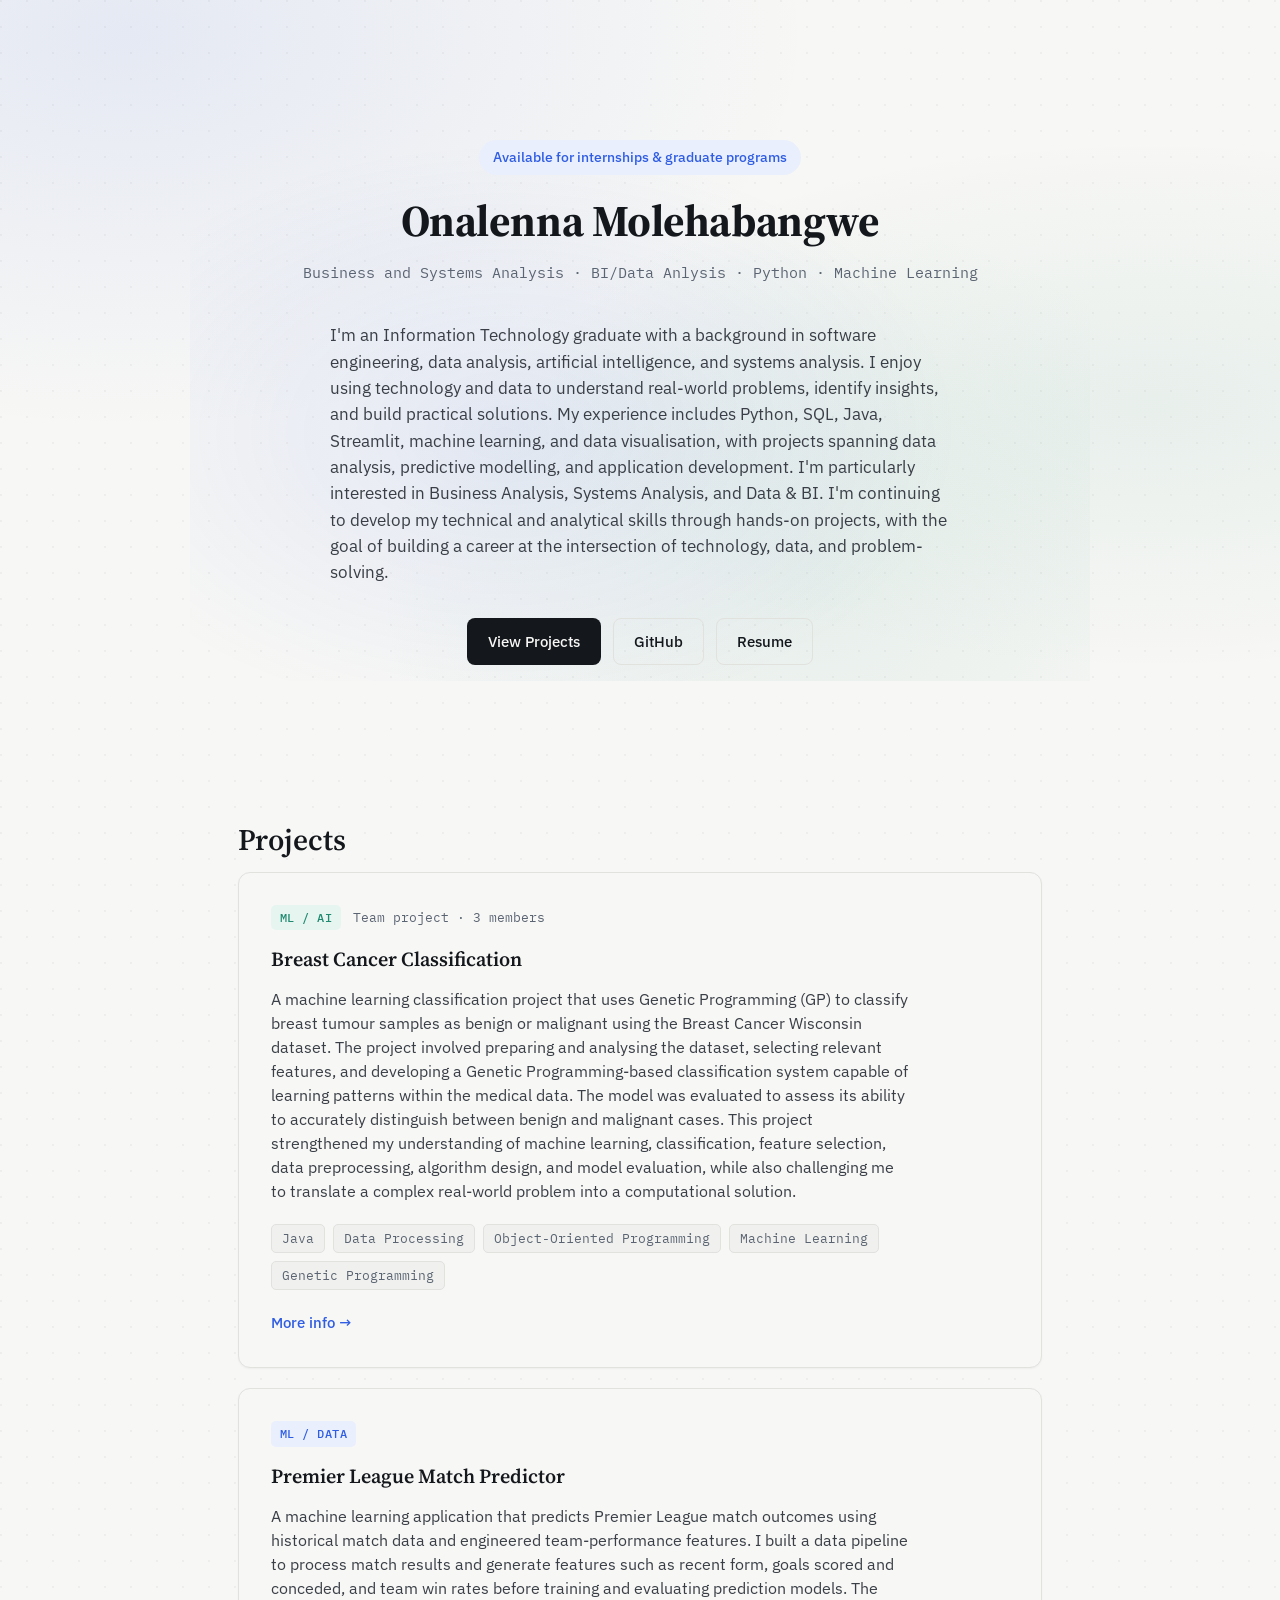
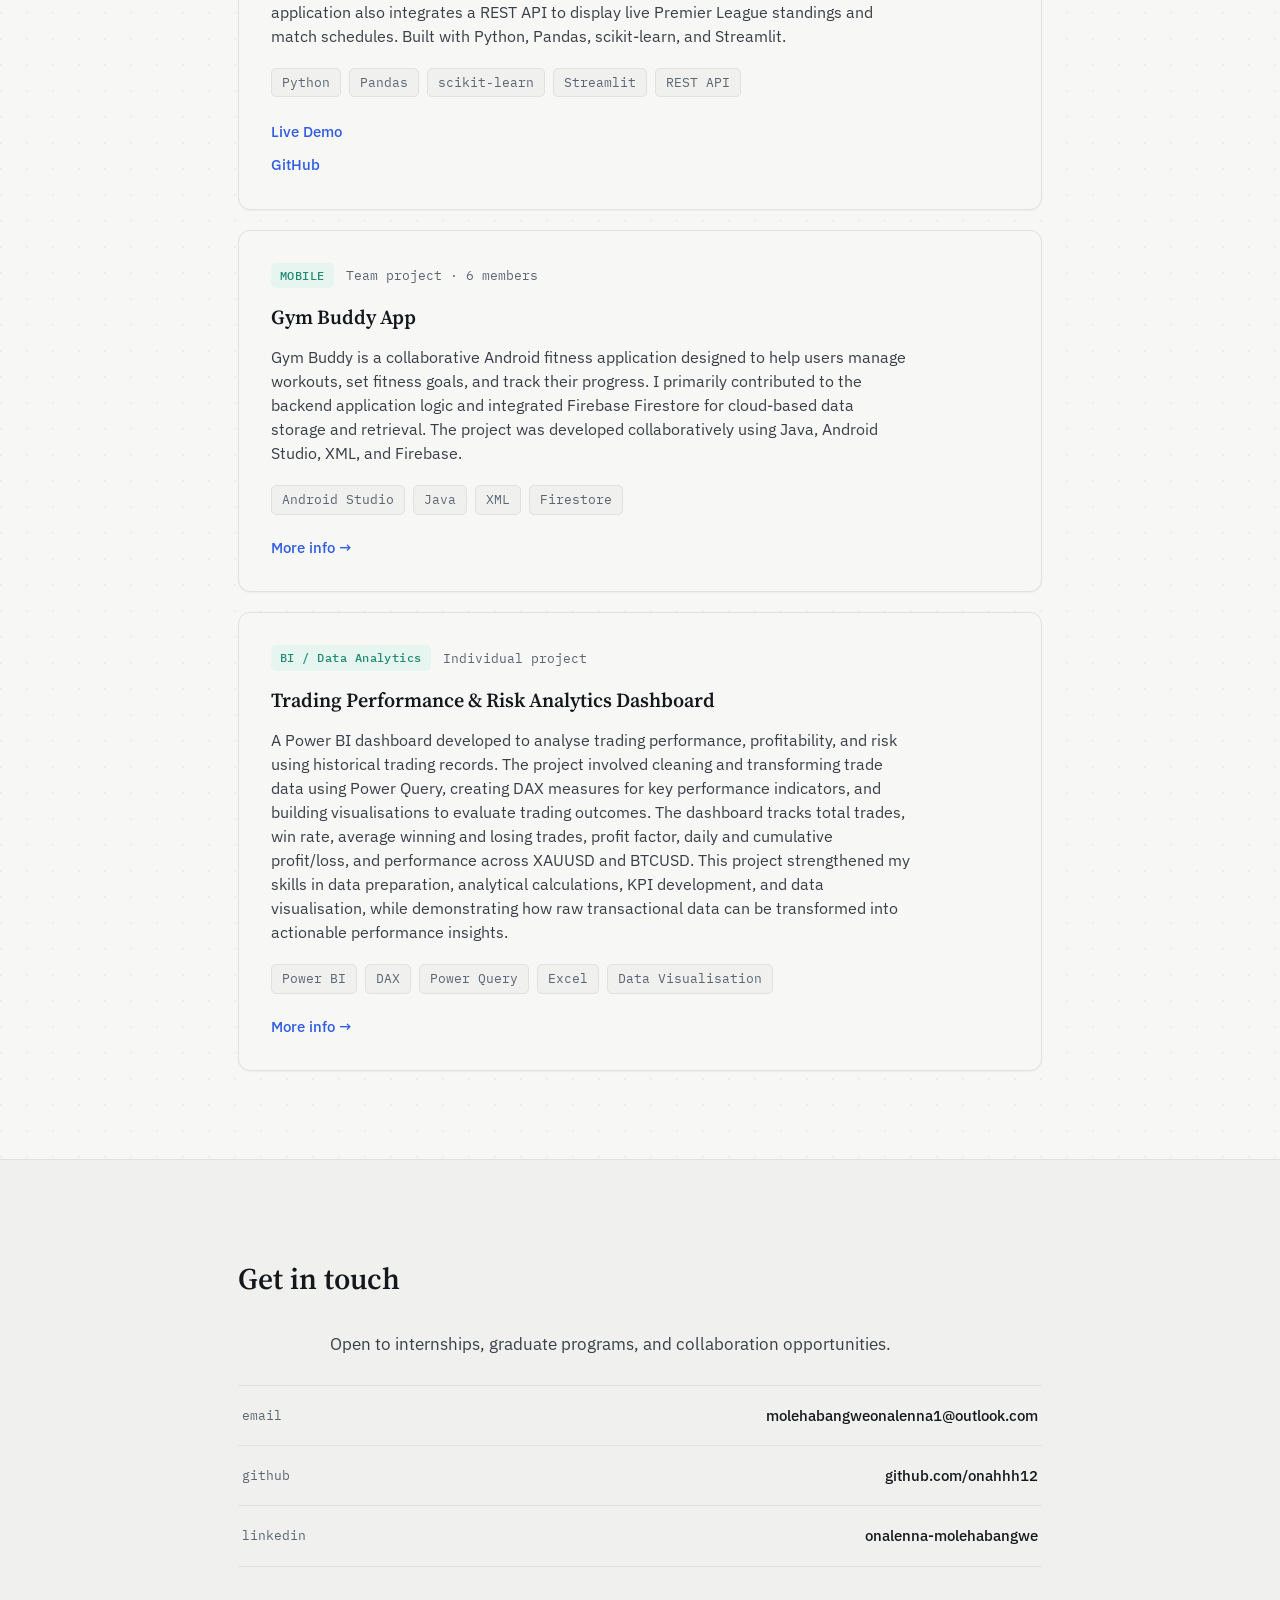
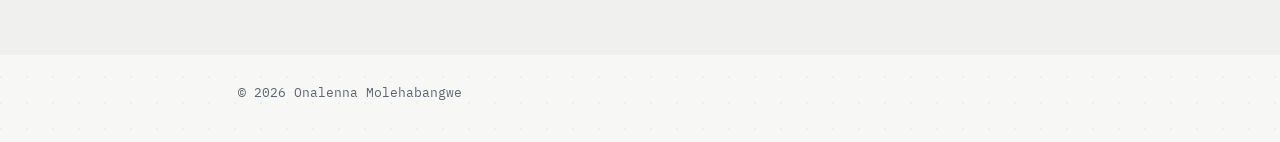
<file: index.html>
<!DOCTYPE html>
<html lang="en">
<head>
<meta charset="UTF-8">
<meta name="viewport" content="width=device-width, initial-scale=1.0">
<title>Onalenna Molehabangwe — Python Developer</title>
<link rel="preconnect" href="https://fonts.googleapis.com">
<link rel="preconnect" href="https://fonts.gstatic.com" crossorigin>
<link href="https://fonts.googleapis.com/css2?family=Source+Serif+4:opsz,wght@8..60,500;8..60,600;8..60,700&family=IBM+Plex+Sans:wght@400;500;600&family=IBM+Plex+Mono:wght@400;500&display=swap" rel="stylesheet">
<link rel="stylesheet" href="styles.css">
</head>
<body>

<header class="hero">
  <div class="wrap">
    <p class="badge-pill">Available for internships &amp; graduate programs</p>
    <div class="hero-row">
      <div>
        <h1>Onalenna Molehabangwe</h1>
        <p class="role">Business and Systems Analysis · BI/Data Anlysis · Python · Machine Learning</p>
      </div>
    </div>

    <p class="lede">
      I'm an Information Technology graduate with a background in software engineering, data analysis, artificial intelligence, and systems analysis. 
      I enjoy using technology and data to understand real-world problems, identify insights, and build practical solutions.
      My experience includes Python, SQL, Java, Streamlit, machine learning, and data visualisation, with projects spanning data analysis, 
      predictive modelling, and application development. I'm particularly interested in Business Analysis, Systems Analysis, and Data & BI.
      I'm continuing to develop my technical and analytical skills through hands-on projects, with the goal of building a career at the intersection of technology, data, and problem-solving.

    </p>

    <div class="cta-row">
      <a class="btn btn-primary" href="#projects">View Projects</a>
      <a class="btn btn-secondary" href="https://github.com/onahhh12" target="_blank" rel="noopener">GitHub</a>
      <a class="btn btn-secondary" href="Software-Engineering-Graduate.CV (4).pdf" target="_blank" rel="noopener">Resume</a>
    </div>
  </div>
</header>

<main>
  <section id="projects" class="section">
    <div class="wrap">
      <h2>Projects</h2>

      <div class="cards">

        <article class="card">
          <div class="card-top">
            <span class="tag-domain tag-mobile">ML / AI</span>
            <span class="team-note">Team project · 3 members</span>
          </div>
          <h3>Breast Cancer Classification</h3>
          <p>
            A machine learning classification project that uses Genetic Programming (GP) to classify breast tumour samples as benign or malignant using the Breast Cancer Wisconsin dataset.
            The project involved preparing and analysing the dataset, selecting relevant features, and developing a Genetic Programming-based classification system
            capable of learning patterns within the medical data. 
            The model was evaluated to assess its ability to accurately distinguish between benign and malignant cases.
            This project strengthened my understanding of machine learning, classification, feature selection, data preprocessing, 
            algorithm design, and model evaluation, while also challenging me to translate a complex real-world problem into a computational solution.
          </p>
          <ul class="stack">
            <li>Java</li>
            <li>Data Processing</li>
            <li>Object-Oriented Programming</li>
            <li>Machine Learning</li>
            <li>Genetic Programming</li>
          </ul>
          <div class="card-actions">
            <a class="link" href="#" target="_blank" rel="noopener">More info →</a>
          </div>
        </article>

        <article class="card">
          <div class="card-top">
            <span class="tag-domain tag-ml">ML / DATA</span>
          </div>
          <h3>Premier League Match Predictor</h3>
          <p>
            A machine learning application that predicts Premier League match outcomes using historical match data and engineered team-performance features.
            I built a data pipeline to process match results and generate features such as recent form, goals scored and conceded,
            and team win rates before training and evaluating prediction models.
            The application also integrates a REST API to display live Premier League standings and match schedules.
            Built with Python, Pandas, scikit-learn, and Streamlit.
          </p>
          <ul class="stack">
            <li>Python</li>
            <li>Pandas</li>
            <li>scikit-learn</li>
            <li>Streamlit</li>
            <li>REST API</li>
          </ul>
          <div class="project-links">
            <div>
              <a class="link" href="https://premierleagueproject.streamlit.app/" target="_blank" rel="noopener">Live Demo</a>
            </div>
            <div>
              <a class="link" href="https://github.com/onahhh12/premier-league" target="_blank" rel="noopener">GitHub</a>
            </div>
          </div>
        </article>

        <article class="card">
          <div class="card-top">
            <span class="tag-domain tag-mobile">MOBILE</span>
            <span class="team-note">Team project · 6 members</span>
          </div>
          <h3>Gym Buddy App</h3>
          <p>
            Gym Buddy is a collaborative Android fitness application designed to help users manage workouts,
            set fitness goals, and track their progress.
            I primarily contributed to the backend application logic and integrated Firebase Firestore for cloud-based data storage and retrieval.
            The project was developed collaboratively using Java, Android Studio, XML, and Firebase.
          </p>
          <ul class="stack">
            <li>Android Studio</li>
            <li>Java</li>
            <li>XML</li>
            <li>Firestore</li>
          </ul>
          <div class="card-actions">
            <a class="link" href="gymbuddy.html" target="_blank" rel="noopener">More info →</a>
          </div>
        </article>

        <article class="card">
          <div class="card-top">
            <span class="tag-domain tag-mobile">BI / Data Analytics</span>
            <span class="team-note">Individual project</span>
          </div>
          
          <h3>Trading Performance &amp; Risk Analytics Dashboard</h3>
          
          <p>
            A Power BI dashboard developed to analyse trading performance, profitability, and risk using historical trading records.
            The project involved cleaning and transforming trade data using Power Query, creating DAX measures for key performance indicators,
            and building visualisations to evaluate trading outcomes. The dashboard tracks total trades, win rate, average winning and
            losing trades, profit factor, daily and cumulative profit/loss, and performance across XAUUSD and BTCUSD.
            This project strengthened my skills in data preparation, analytical calculations, KPI development, and data visualisation,
            while demonstrating how raw transactional data can be transformed into actionable performance insights.
          </p>
          
          <ul class="stack">
            <li>Power BI</li>
            <li>DAX</li>
            <li>Power Query</li>
            <li>Excel</li>
            <li>Data Visualisation</li>
          </ul>
          
          <div class="card-actions">
            <a class="link" href="trading-dashboard.html">
              More info →
            </a>
          </div>
        </article>


      </div>
    </div>
  </section>

  <section id="contact" class="section section-alt">
    <div class="wrap">
      <h2>Get in touch</h2>
      <p class="lede">
        Open to internships, graduate programs, and collaboration opportunities.
      </p>

      <div class="contact-list">
        <a class="contact-row" href="mailto:molehabangweonalenna1@outlook.com">
          <span class="contact-label">email</span>
          <span class="contact-value">molehabangweonalenna1@outlook.com</span>
        </a>
        <a class="contact-row" href="https://github.com/onahhh12" target="_blank" rel="noopener">
          <span class="contact-label">github</span>
          <span class="contact-value">github.com/onahhh12</span>
        </a>
        <a class="contact-row" href="https://www.linkedin.com/in/onalenna-molehabangwe-65409827b/" target="_blank" rel="noopener">
          <span class="contact-label">linkedin</span>
          <span class="contact-value">onalenna-molehabangwe</span>
        </a>
      </div>
    </div>
  </section>
</main>

<footer class="footer">
  <div class="wrap">
    <p>© 2026 Onalenna Molehabangwe</p>
  </div>
</footer>

</body>
</html>
</file>
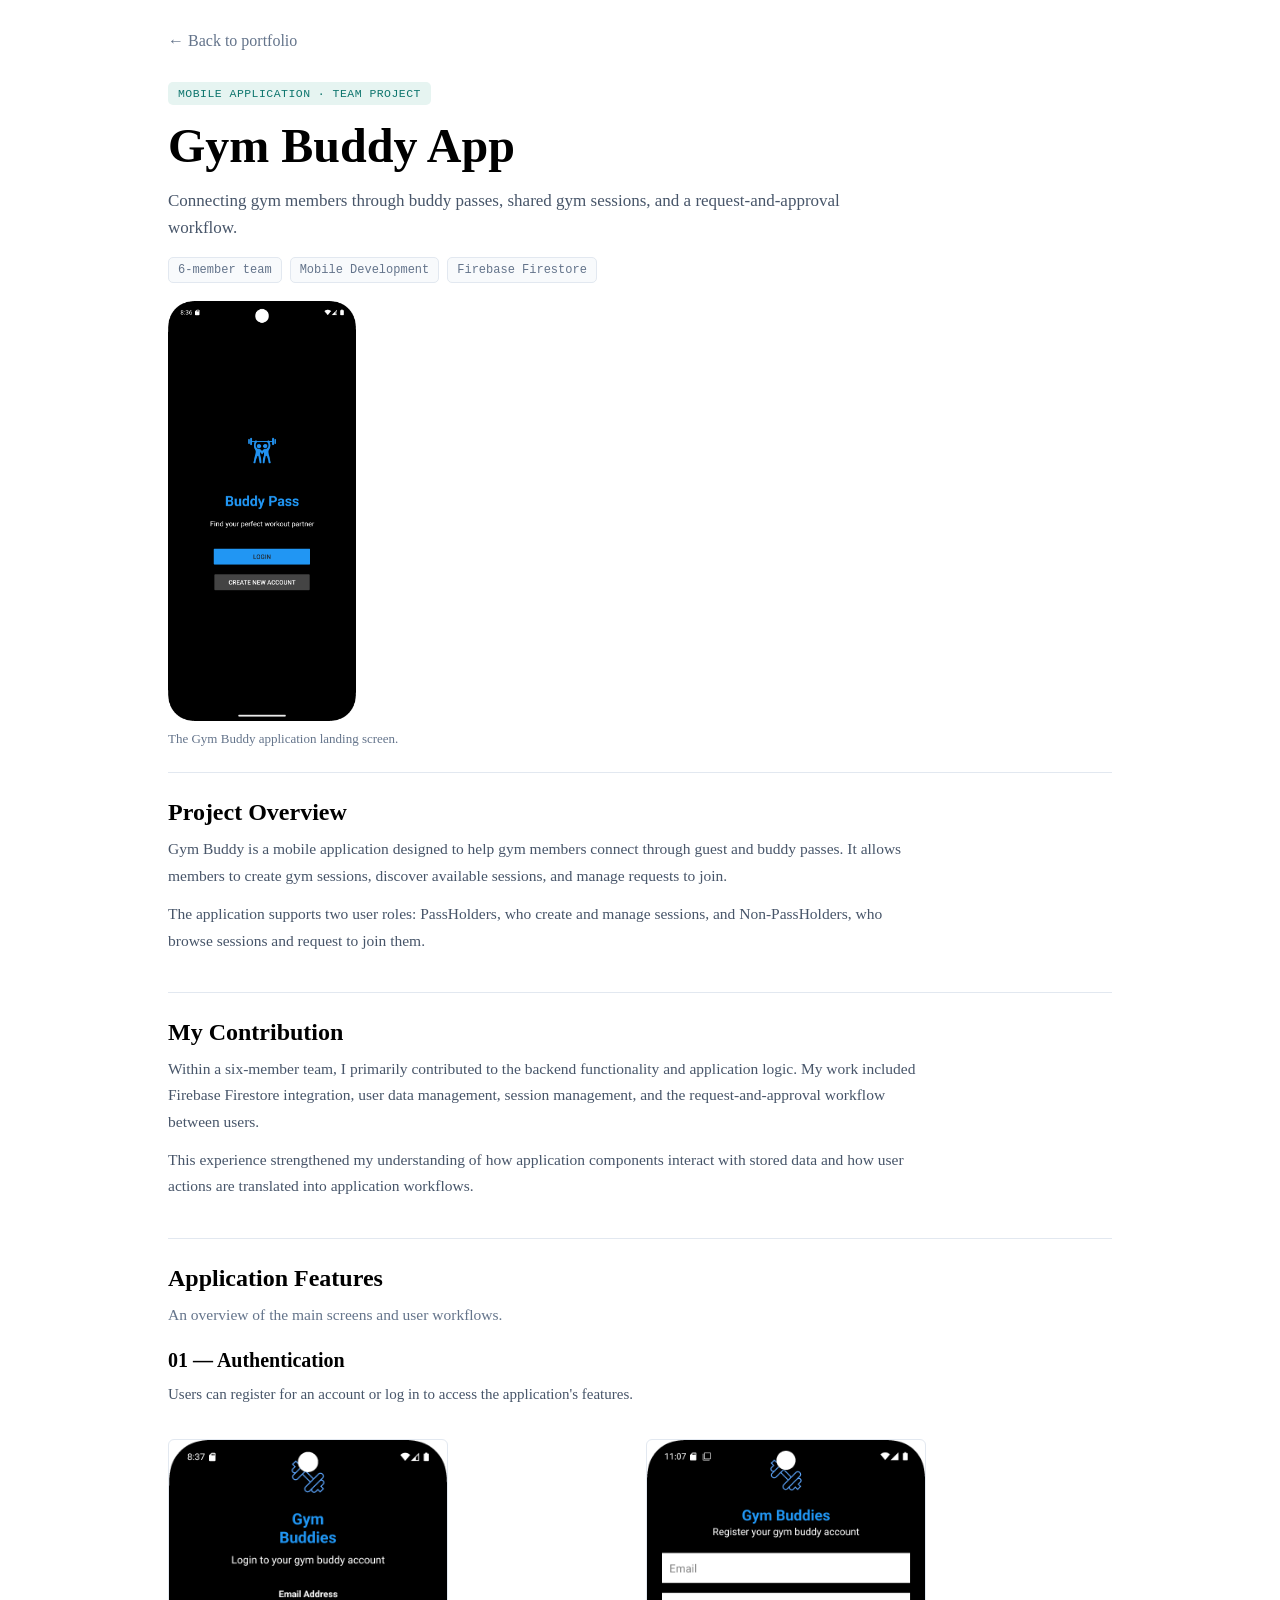
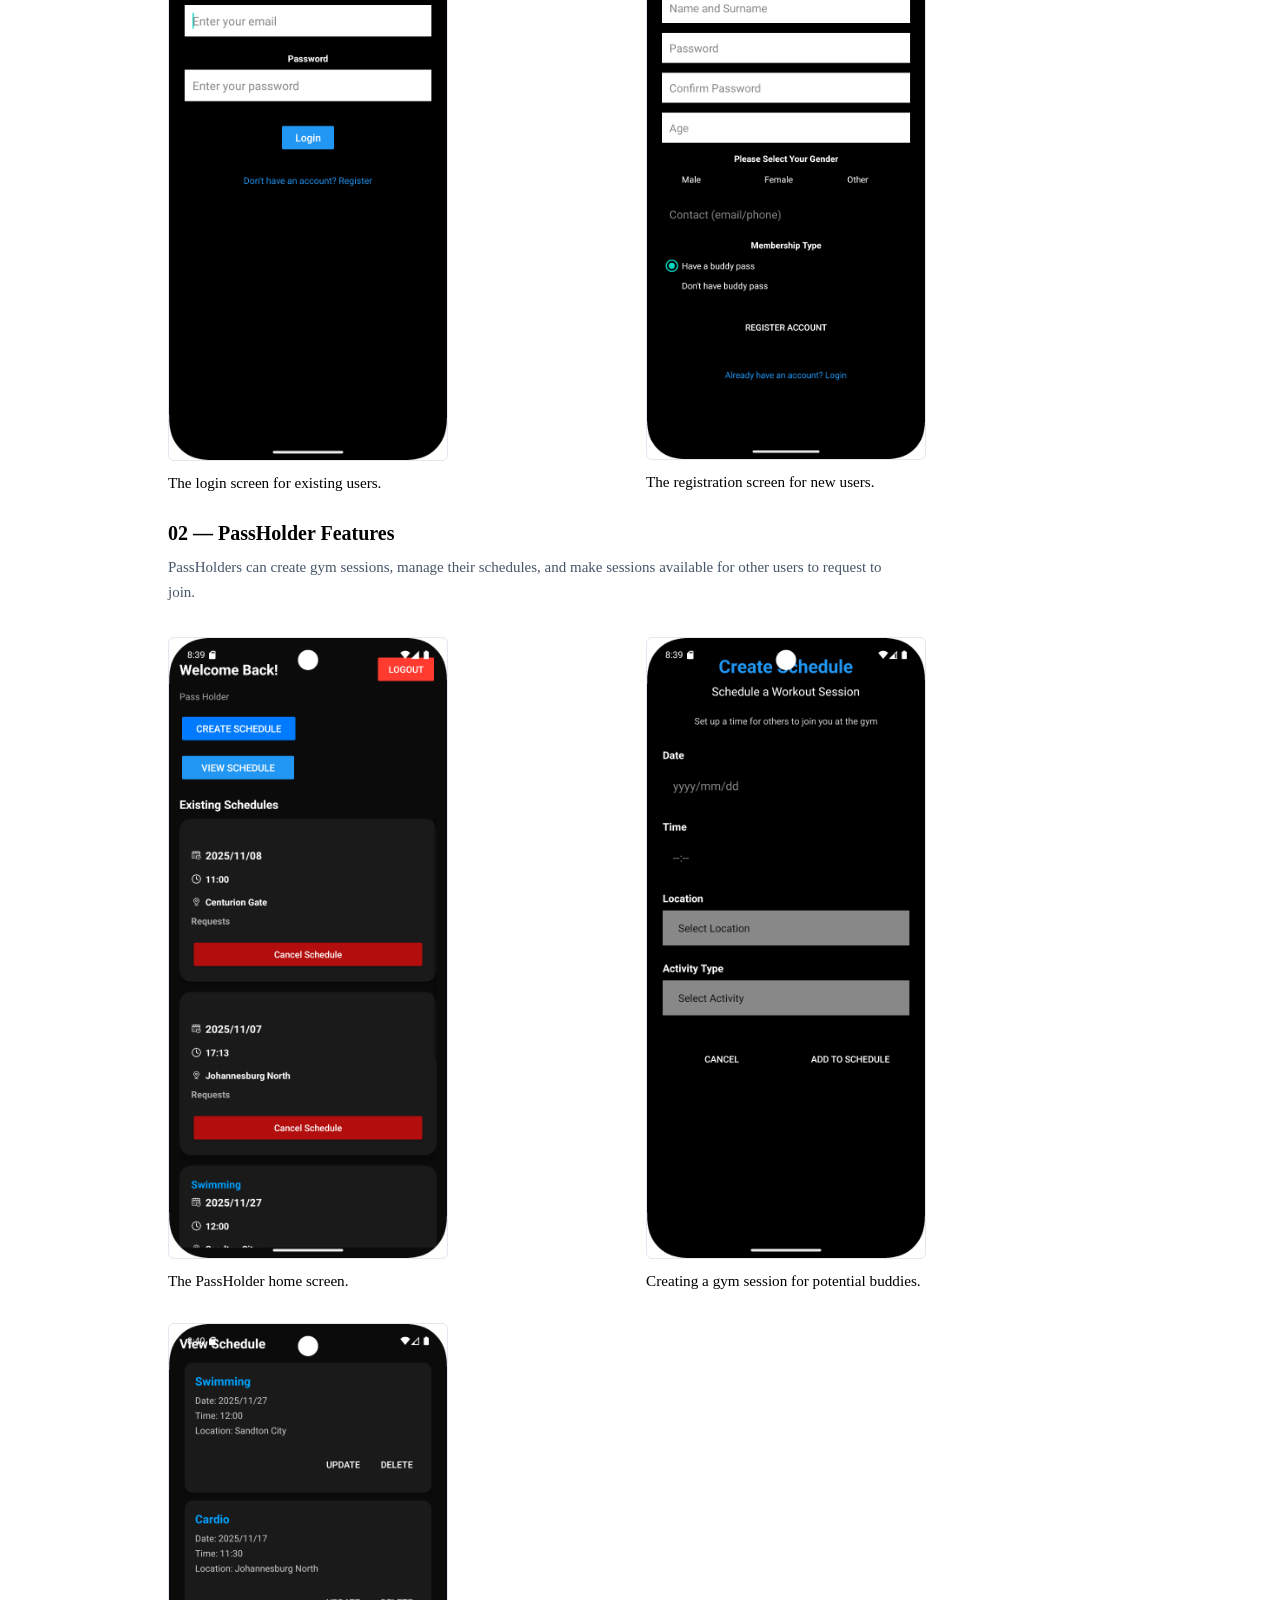
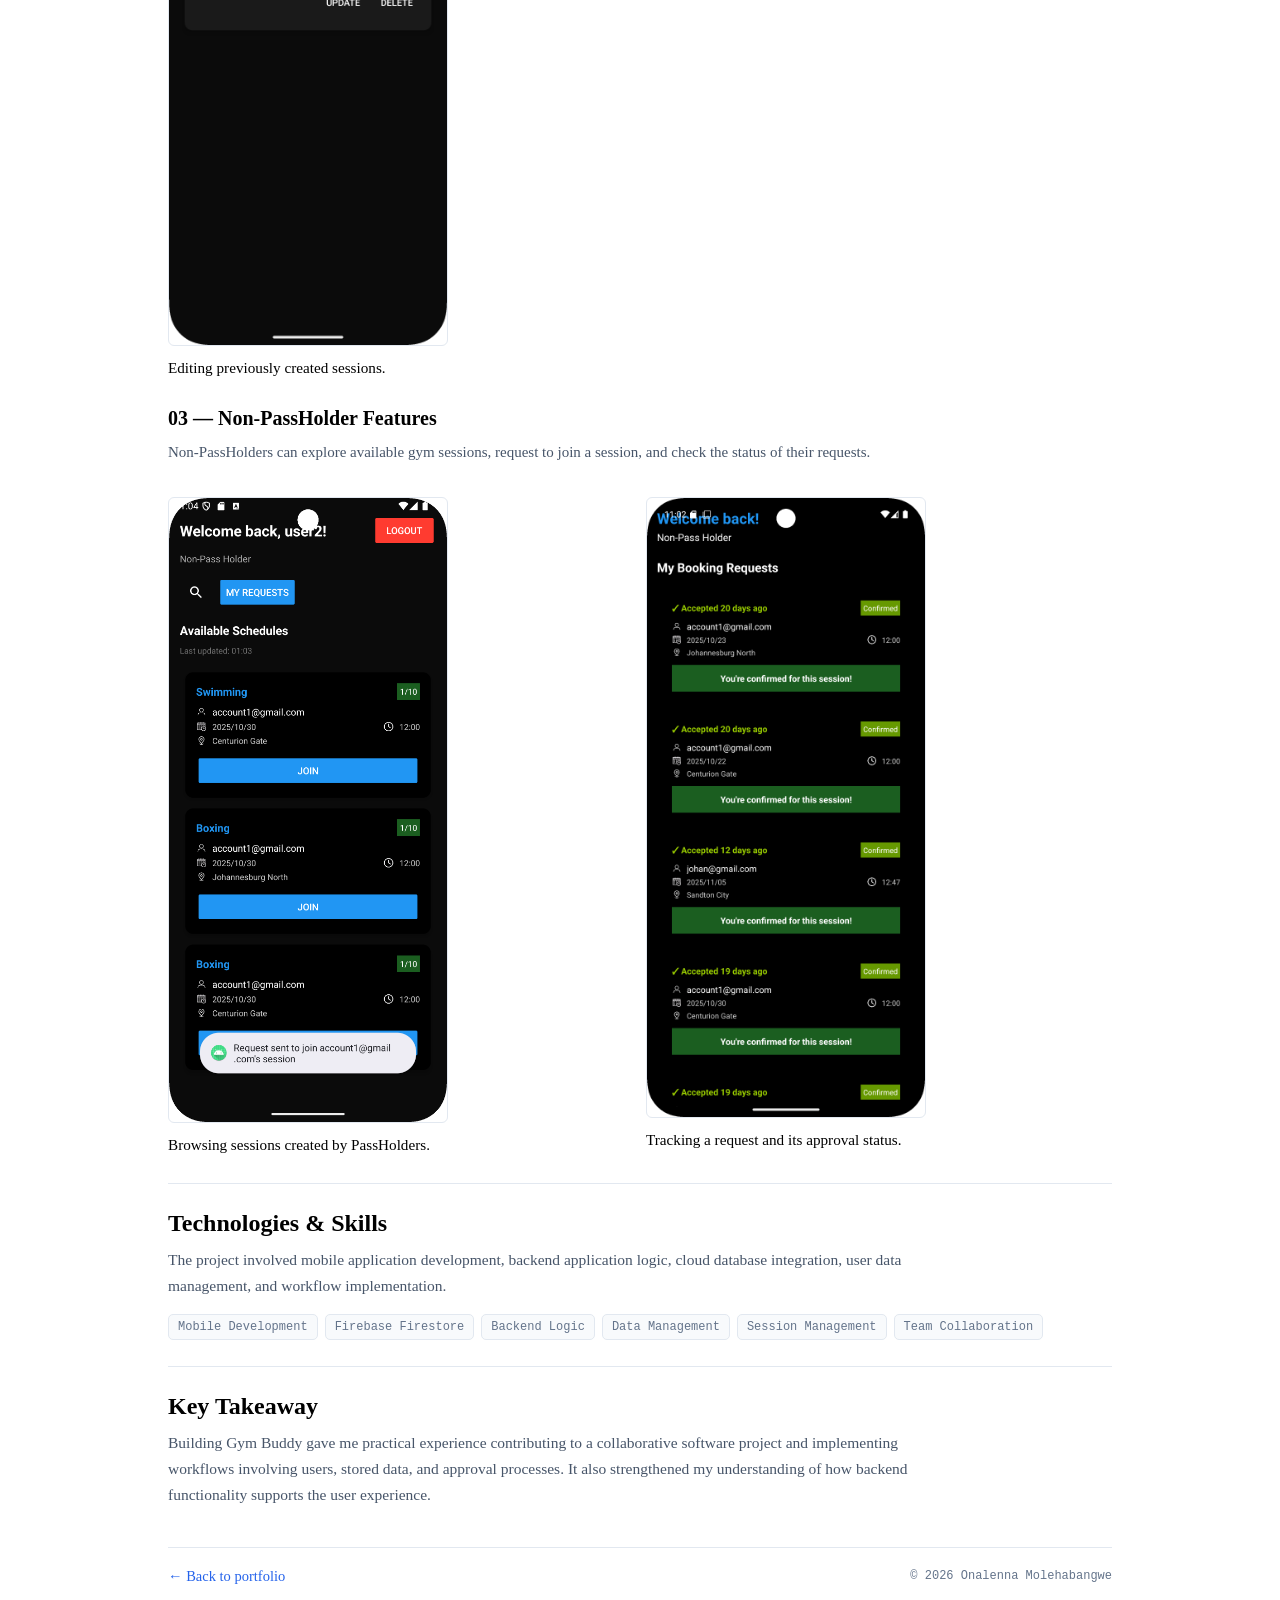
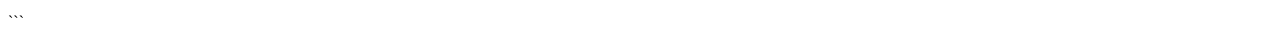
<file: gymbuddy.html>
<!DOCTYPE html>
<html lang="en">
<head>
  <meta charset="UTF-8">
  <meta name="viewport" content="width=device-width, initial-scale=1.0">

  <title>Gym Buddy App | Onalenna Molehabangwe</title>

  <meta
    name="description"
    content="A team-developed mobile application for gym buddy passes, session scheduling, and join-request management."
  >

  <link rel="preconnect" href="https://fonts.googleapis.com">
  <link rel="preconnect" href="https://fonts.gstatic.com" crossorigin>

  <link
    href="https://fonts.googleapis.com/css2?family=Source+Serif+4:opsz,wght@8..60,500;8..60,600;8..60,700&family=IBM+Plex+Sans:wght@400;500;600&family=IBM+Plex+Mono:wght@400;500&display=swap"
    rel="stylesheet"
  >

  <link rel="stylesheet" href="gymbuddy.css">
</head>

<body>

  <main class="project-page">

    <a class="back-link" href="index.html">
      ← Back to portfolio
    </a>

    <header class="project-header">

      <span class="project-label">
        MOBILE APPLICATION · TEAM PROJECT
      </span>

      <h1>Gym Buddy App</h1>

      <p class="project-subtitle">
        Connecting gym members through buddy passes, shared gym
        sessions, and a request-and-approval workflow.
      </p>

      <div class="project-meta">
        <span>6-member team</span>
        <span>Mobile Development</span>
        <span>Firebase Firestore</span>
      </div>

      <img
        src="homepage.png"
        alt="Gym Buddy application landing screen"
        class="hero-picture"
      >

      <p class="image-caption">
        The Gym Buddy application landing screen.
      </p>

    </header>

    <section class="project-section">

      <h2>Project Overview</h2>

      <p>
        Gym Buddy is a mobile application designed to help gym members
        connect through guest and buddy passes. It allows members to
        create gym sessions, discover available sessions, and manage
        requests to join.
      </p>

      <p>
        The application supports two user roles: PassHolders, who create
        and manage sessions, and Non-PassHolders, who browse sessions
        and request to join them.
      </p>

    </section>

    <section class="project-section">

      <h2>My Contribution</h2>

      <p>
        Within a six-member team, I primarily contributed to the
        backend functionality and application logic. My work included
        Firebase Firestore integration, user data management, session
        management, and the request-and-approval workflow between users.
      </p>

      <p>
        This experience strengthened my understanding of how application
        components interact with stored data and how user actions are
        translated into application workflows.
      </p>

    </section>

    <section class="project-section" id="functions">

      <h2>Application Features</h2>

      <p class="section-intro">
        An overview of the main screens and user workflows.
      </p>

      <article class="functions-card">

        <h3>01 — Authentication</h3>

        <p>
          Users can register for an account or log in to access
          the application's features.
        </p>

        <div class="shot-row">

          <figure class="shot">
            <img src="login.png" alt="Gym Buddy login screen">
            <figcaption>
              The login screen for existing users.
            </figcaption>
          </figure>

          <figure class="shot">
            <img src="register.png" alt="Gym Buddy registration screen">
            <figcaption>
              The registration screen for new users.
            </figcaption>
          </figure>

        </div>

      </article>

      <article class="functions-card">

        <h3>02 — PassHolder Features</h3>

        <p>
          PassHolders can create gym sessions, manage their schedules,
          and make sessions available for other users to request to join.
        </p>

        <div class="shot-row">

          <figure class="shot">
            <img src="PassHolder.png" alt="PassHolder home screen">
            <figcaption>
              The PassHolder home screen.
            </figcaption>
          </figure>

          <figure class="shot">
            <img src="CreateSchedules.png" alt="Create gym session screen">
            <figcaption>
              Creating a gym session for potential buddies.
            </figcaption>
          </figure>

          <figure class="shot">
            <img src="EditSchedule.png" alt="Edit gym session screen">
            <figcaption>
              Editing previously created sessions.
            </figcaption>
          </figure>

        </div>

      </article>

      <article class="functions-card">

        <h3>03 — Non-PassHolder Features</h3>

        <p>
          Non-PassHolders can explore available gym sessions,
          request to join a session, and check the status of their requests.
        </p>

        <div class="shot-row">

          <figure class="shot">
            <img src="NonPassHolder.png" alt="Non-PassHolder home screen">
            <figcaption>
              Browsing sessions created by PassHolders.
            </figcaption>
          </figure>

          <figure class="shot">
            <img src="RequestStatus.png" alt="Gym session request status screen">
            <figcaption>
              Tracking a request and its approval status.
            </figcaption>
          </figure>

        </div>

      </article>

    </section>

    <section class="project-section">

      <h2>Technologies &amp; Skills</h2>

      <p>
        The project involved mobile application development,
        backend application logic, cloud database integration,
        user data management, and workflow implementation.
      </p>

      <ul class="stack">
        <li>Mobile Development</li>
        <li>Firebase Firestore</li>
        <li>Backend Logic</li>
        <li>Data Management</li>
        <li>Session Management</li>
        <li>Team Collaboration</li>
      </ul>

    </section>

    <section class="project-section">

      <h2>Key Takeaway</h2>

      <p>
        Building Gym Buddy gave me practical experience contributing
        to a collaborative software project and implementing workflows
        involving users, stored data, and approval processes. It also
        strengthened my understanding of how backend functionality
        supports the user experience.
      </p>

    </section>

    <footer class="project-footer">
      <a class="link" href="index.html">
        ← Back to portfolio
      </a>

      <span class="footer-note">
        © 2026 Onalenna Molehabangwe
      </span>
    </footer>

  </main>

</body>
</html>
```
</file>
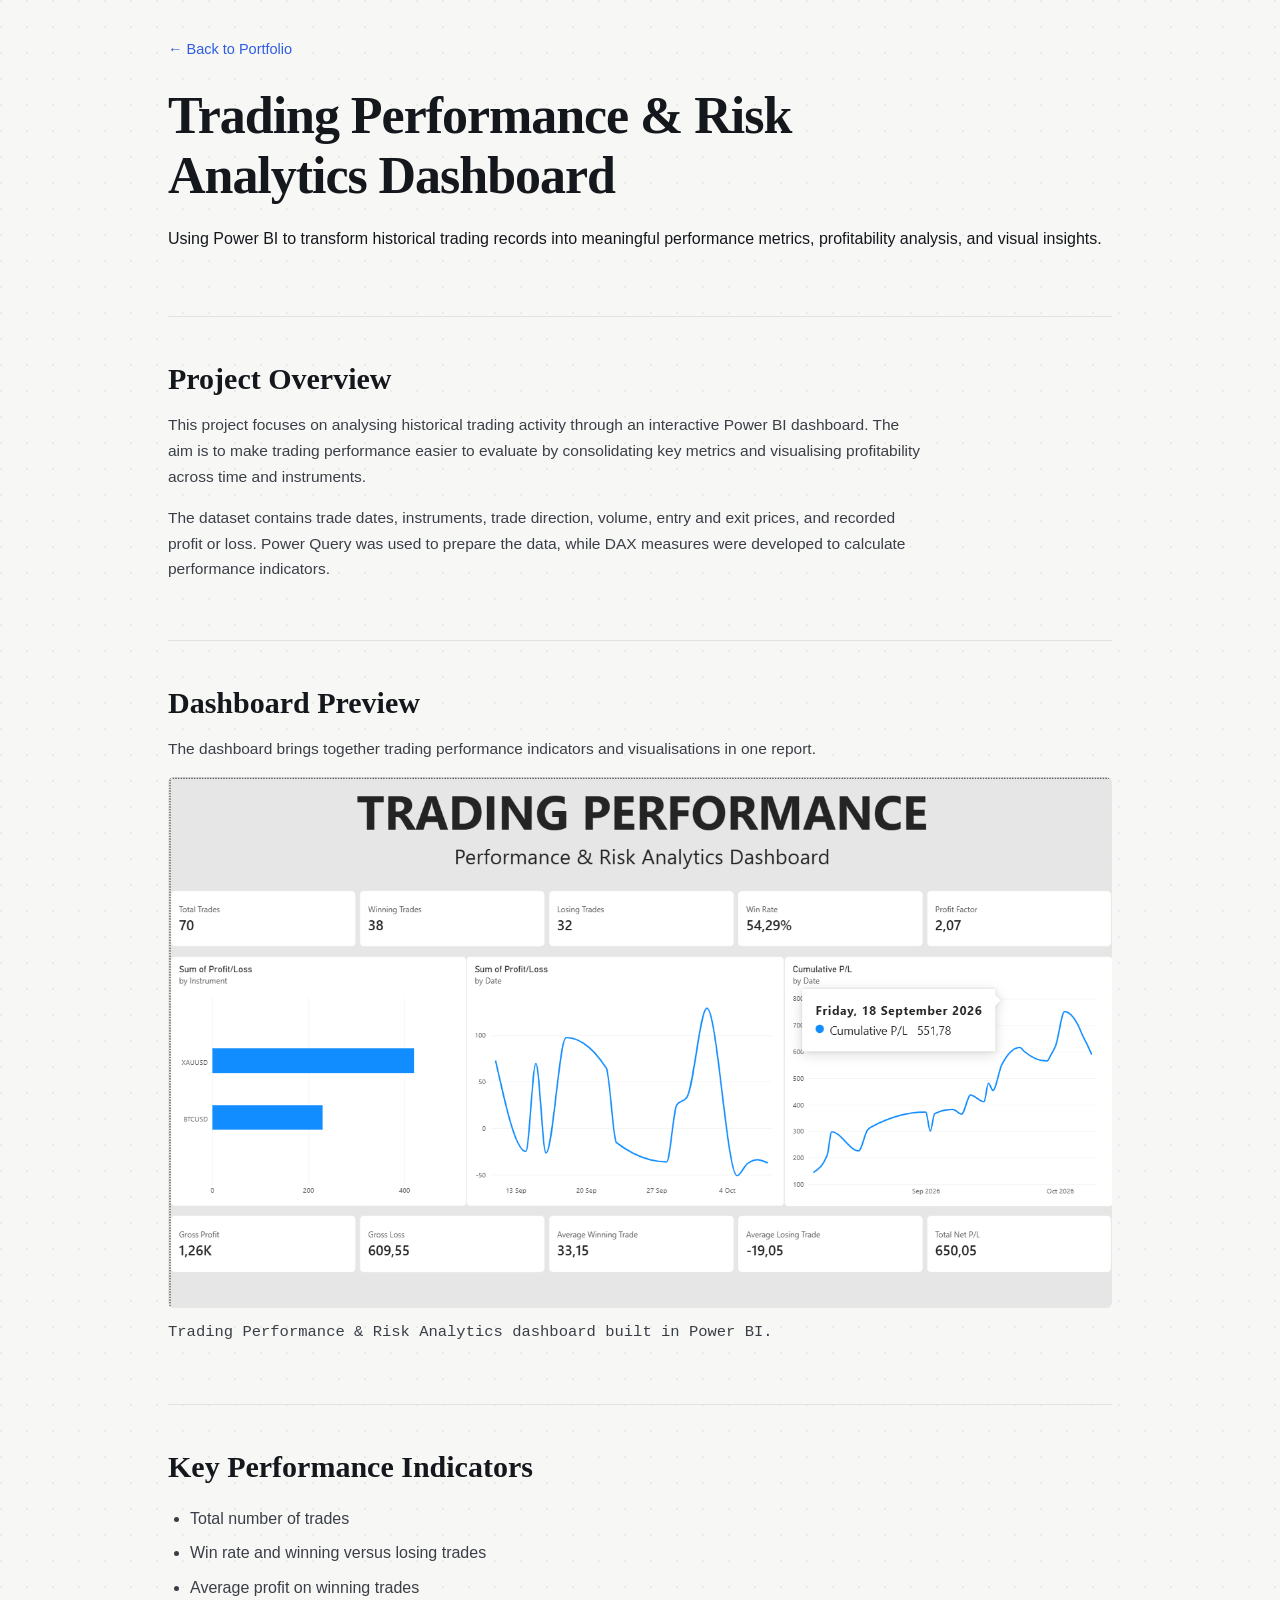
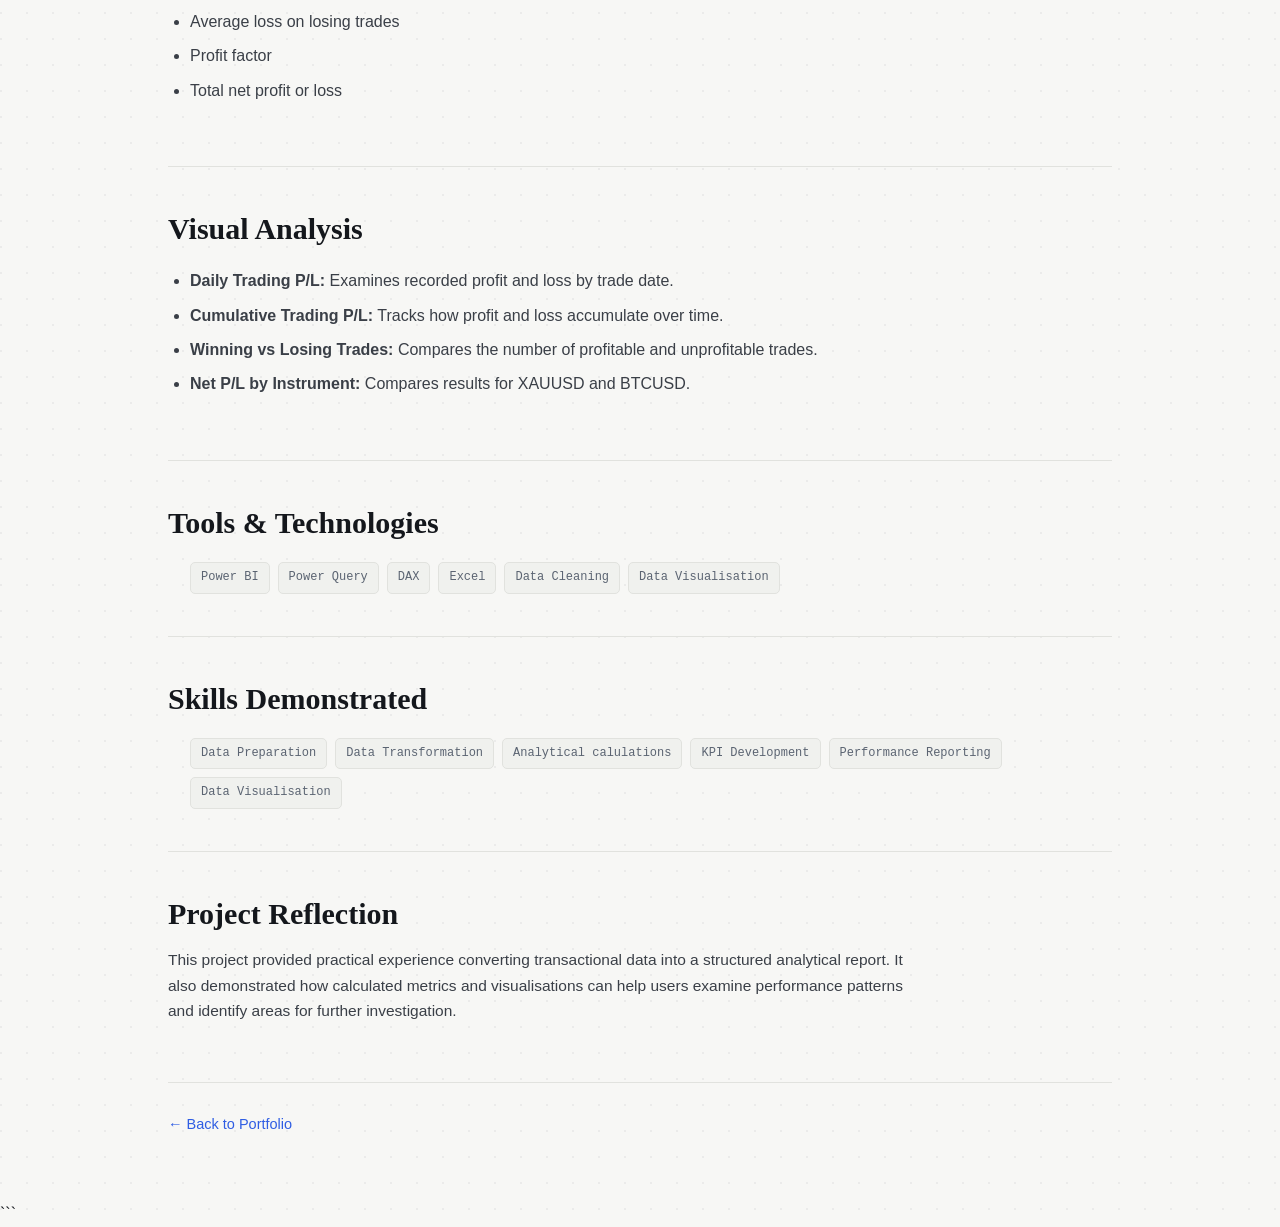
<file: trading-dashboard.html>
<!DOCTYPE html>
<html lang="en">
<head>
  <meta charset="UTF-8">
  <meta name="viewport" content="width=device-width, initial-scale=1.0">

  <title>Trading Performance & Risk Analytics | Portfolio</title>

  <link rel="stylesheet" href="trading_dashboard.css">
</head>

<body>

  <main class="project-page">

    <a class="link" href="index.html">← Back to Portfolio</a>

    <header class="project-header">

      <h1>Trading Performance &amp; Risk Analytics Dashboard</h1>

      <p>
        Using Power BI to transform historical trading records into
        meaningful performance metrics, profitability analysis,
        and visual insights.
      </p>
    </header>

    <section class="project-section">
      <h2>Project Overview</h2>

      <p>
        This project focuses on analysing historical trading activity
        through an interactive Power BI dashboard. The aim is to make
        trading performance easier to evaluate by consolidating key
        metrics and visualising profitability across time and instruments.
      </p>

      <p>
        The dataset contains trade dates, instruments, trade direction,
        volume, entry and exit prices, and recorded profit or loss.
        Power Query was used to prepare the data, while DAX measures
        were developed to calculate performance indicators.
      </p>
    </section>

    <section class="project-section">
      <h2>Dashboard Preview</h2>

      <p>
        The dashboard brings together trading performance indicators
        and visualisations in one report.
      </p>

      <img
        class="dashboard-preview"
        src="Screenshot 2026-10-10 091414.png"
        alt="Trading Performance and Risk Analytics Power BI dashboard"
      >

      <p class="image-caption">
        Trading Performance &amp; Risk Analytics dashboard built in Power BI.
      </p>
    </section>

    <section class="project-section">
      <h2>Key Performance Indicators</h2>

      <ul>
        <li>Total number of trades</li>
        <li>Win rate and winning versus losing trades</li>
        <li>Average profit on winning trades</li>
        <li>Average loss on losing trades</li>
        <li>Profit factor</li>
        <li>Total net profit or loss</li>
      </ul>
    </section>

    <section class="project-section">
      <h2>Visual Analysis</h2>

      <ul>
        <li><strong>Daily Trading P/L:</strong> Examines recorded profit and loss by trade date.</li>
        <li><strong>Cumulative Trading P/L:</strong> Tracks how profit and loss accumulate over time.</li>
        <li><strong>Winning vs Losing Trades:</strong> Compares the number of profitable and unprofitable trades.</li>
        <li><strong>Net P/L by Instrument:</strong> Compares results for XAUUSD and BTCUSD.</li>
      </ul>
    </section>

    <section class="project-section">
      <h2>Tools &amp; Technologies</h2>

      <ul class="stack">
        <li>Power BI</li>
        <li>Power Query</li>
        <li>DAX</li>
        <li>Excel</li>
        <li>Data Cleaning</li>
        <li>Data Visualisation</li>
      </ul>
    </section>

        <section class="project-section">
      <h2>Skills Demonstrated</h2>

      <ul class="stack">
        <li>Data Preparation</li>
        <li>Data Transformation</li>
        <li>Analytical calulations</li>
        <li>KPI Development</li>
        <li>Performance Reporting</li>
        <li>Data Visualisation</li>
      </ul>
    </section>

    <section class="project-section">
      <h2>Project Reflection</h2>

      <p>
        This project provided practical experience converting
        transactional data into a structured analytical report.
        It also demonstrated how calculated metrics and visualisations
        can help users examine performance patterns and identify areas
        for further investigation.
      </p>
    </section>

    <footer class="project-footer">
      <a class="link" href="index.html">← Back to Portfolio</a>
    </footer>

  </main>

</body>
</html>
```
</file>
<file: styles.css>
:root {
  --paper: #F7F7F5;
  --paper-alt: #F0F1EE;
  --ink: #14171C;
  --ink-soft: #3A3F47;
  --slate: #5B6472;
  --border: #E1E2DE;
  --accent: #2F5DE3;
  --accent-soft: #EAEFFD;
  --teal: #1F8A70;
  --teal-soft: #E7F5F1;

  --font-display: "Source Serif 4", serif;
  --font-body: "IBM Plex Sans", sans-serif;
  --font-mono: "IBM Plex Mono", monospace;
}

* {
  box-sizing: border-box;
}

html {
  scroll-behavior: smooth;
}


body {
  margin: 0;
  background-color: var(--paper);
  background-image:
    radial-gradient(
      ellipse at 10% 5%,
      rgba(47, 93, 227, 0.09),
      transparent 42%
    ),
    radial-gradient(
      ellipse at 90% 45%,
      rgba(31, 138, 112, 0.07),
      transparent 38%
    ),
    radial-gradient(
      circle at 1px 1px,
      rgba(20, 23, 28, 0.04) 1px,
      transparent 0
    );
  background-size:
    100% 700px,
    100% 900px,
    26px 26px;
  background-repeat: no-repeat, no-repeat, repeat;
  color: var(--ink);
  font-family: var(--font-body);
  line-height: 1.55;
  -webkit-font-smoothing: antialiased;
}


a {
  color: inherit;
}

.wrap {
  max-width: 860px;
  margin: 0 auto;
  padding: 0 28px;
}

/* --- Availability badge --- */
.badge-pill {
  display: block;
  font-family: var(--font-body);
  font-weight: 500;
  font-size: 13.5px;
  color: var(--accent);
  background: var(--accent-soft);
  padding: 7px 14px;
  border-radius: 20px;
  width: fit-content;
  margin: 0 auto;
}

/* --- Hero --- */

/* --- Hero background glow --- */
.hero {
  position: relative;
  isolation: isolate;
  padding: 140px 0 56px;
}

.hero::before {
  content: "";
  position: absolute;
  z-index: -1;
  top: 60px;
  left: 50%;
  transform: translateX(-50%);
  width: min(900px, 100%);
  height: calc(100% - 100px);
  background:
    radial-gradient(
      ellipse at 35% 60%,
      rgba(47, 93, 227, 0.10),
      transparent 55%
    ),
    radial-gradient(
      ellipse at 70% 85%,
      rgba(31, 138, 112, 0.07),
      transparent 50%
    );
  pointer-events: none;
}

.hero-row {
  display: flex;
  flex-direction: column;
  align-items: center;
  justify-content: center;
  gap: 22px;
  margin-top: 22px;
  text-align: center;
  width: 100%;
  transform: translateY(-10px);
}

h1 {
  font-family: var(--font-display);
  font-weight: 700;
  font-size: clamp(32px, 4.2vw, 44px);
  margin: 0 0 6px 0;
  letter-spacing: -0.01em;
  text-align: center;
}

.role {
  font-family: var(--font-mono);
  font-size: 15px;
  color: var(--slate);
  margin: 0;
}

.lede {
  font-size: 17px;
  color: var(--ink-soft);
  max-width: 620px;
  margin: 28px auto 0;
}

.cta-row {
  display: flex;
  gap: 12px;
  margin-top: 32px;
  flex-wrap: wrap;
  justify-content: center;
}

.btn {
  font-family: var(--font-body);
  font-weight: 500;
  font-size: 15px;
  text-decoration: none;
  padding: 11px 20px;
  border-radius: 8px;
  border: 1px solid transparent;
  transition: transform 0.12s ease, background 0.12s ease, border-color 0.12s ease;
  display: inline-block;
}

.btn:hover {
  transform: translateY(-1px);
}

.btn-primary {
  background: var(--ink);
  color: var(--paper);
}

.btn-primary:hover {
  background: var(--accent);
}

.btn-secondary {
  background: transparent;
  color: var(--ink);
  border-color: var(--border);
}

.btn-secondary:hover {
  border-color: var(--accent);
  color: var(--accent);
}

/* --- Sections --- */
.section {
  padding: 96px 0 88px;
}

.section-alt {
  background: var(--paper-alt);
  border-top: 1px solid var(--border);
}

h2 {
  font-family: var(--font-display);
  font-weight: 600;
  font-size: clamp(24px, 3vw, 30px);
  margin: 0 0 8px 0;
}

.section-intro {
  color: var(--slate);
  font-size: 15px;
  margin: 0 0 36px 0;
}

/* --- Project cards --- */
.cards {
  display: flex;
  flex-direction: column;
  gap: 20px;
}

.card {
  background: var(--paper);
  border: 1px solid var(--border);
  border-radius: 12px;
  padding: 32px;
  box-shadow: 0 1px 2px rgba(20, 23, 28, 0.04);
  transition: box-shadow 0.15s ease, transform 0.15s ease, border-color 0.15s ease;
}

.card:hover {
  box-shadow: 0 10px 28px rgba(20, 23, 28, 0.09);
  transform: translateY(-3px);
  border-color: #D7D9D3;
}

.card-top {
  display: flex;
  align-items: center;
  gap: 12px;
  margin-bottom: 14px;
}

.tag-domain {
  font-family: var(--font-mono);
  font-size: 11.5px;
  letter-spacing: 0.04em;
  padding: 4px 9px;
  border-radius: 5px;
  font-weight: 500;
}

.tag-ml {
  background: var(--accent-soft);
  color: var(--accent);
}

.tag-mobile {
  background: var(--teal-soft);
  color: var(--teal);
}

.team-note {
  font-family: var(--font-mono);
  font-size: 12.5px;
  color: var(--slate);
}

.card h3 {
  font-family: var(--font-display);
  font-weight: 600;
  font-size: 20px;
  margin: 0 0 12px 0;
}

.card p {
  color: var(--ink-soft);
  font-size: 15.5px;
  margin: 0 0 20px 0;
  max-width: 640px;
}

.stack {
  list-style: none;
  display: flex;
  flex-wrap: wrap;
  gap: 8px;
  padding: 0;
  margin: 0 0 22px 0;
}

.stack li {
  font-family: var(--font-mono);
  font-size: 12.5px;
  color: var(--slate);
  background: var(--paper-alt);
  border: 1px solid var(--border);
  padding: 4px 10px;
  border-radius: 5px;
}

.project-links {
  display: flex;
  flex-direction: column;
  align-items: flex-start;
  gap: 8px;
}

.card-actions {
  display: flex;
  flex-direction: column;
  align-items: flex-start;
  gap: 8px;
}

.link {
  font-family: var(--font-body);
  font-weight: 500;
  font-size: 14.5px;
  color: var(--accent);
  text-decoration: none;
}

.link:hover {
  text-decoration: underline;
}

.link-muted {
  color: var(--slate);
  pointer-events: none;
}

/* --- Contact --- */
.contact-list {
  display: flex;
  flex-direction: column;
  border-top: 1px solid var(--border);
  margin-top: 28px;
}

.contact-row {
  display: flex;
  justify-content: space-between;
  align-items: center;
  text-decoration: none;
  padding: 18px 4px;
  border-bottom: 1px solid var(--border);
  transition: padding-left 0.12s ease, color 0.12s ease;
}

.contact-row:hover {
  padding-left: 10px;
  color: var(--teal);
}

.contact-label {
  font-family: var(--font-mono);
  font-size: 13px;
  color: var(--slate);
}

.contact-value {
  font-family: var(--font-body);
  font-weight: 500;
  font-size: 15px;
}

/* --- Footer --- */
.footer {
  padding: 28px 0 40px;
}

.footer p {
  font-family: var(--font-mono);
  font-size: 12.5px;
  color: var(--slate);
  margin: 0;
}

/* --- Motion & accessibility --- */
@media (prefers-reduced-motion: reduce) {
  html {
    scroll-behavior: auto;
  }
  .btn, .contact-row, .card {
    transition: none;
  }
}

a:focus-visible,
.btn:focus-visible {
  outline: 2px solid var(--accent);
  outline-offset: 2px;
}

/* --- Responsive --- */
@media (max-width: 600px) {
  .hero {
    padding: 64px 0 48px;
  }
  .hero-row {
    flex-direction: column;
    align-items: flex-start;
    gap: 16px;
  }
  .lede {
    margin: 24px 0 0 0;
  }
  .cta-row {
    justify-content: flex-start;
  }
  .card {
    padding: 24px;
  }
  .card:hover {
    transform: none;
  }
  .contact-row {
    flex-direction: column;
    align-items: flex-start;
    gap: 4px;
  }
}
</file>
<file: gymbuddy.css>
/* ===== Gym Buddy Project Page ===== */

html {
  scroll-behavior: smooth;
}

.project-page,
.project-page * {
  box-sizing: border-box;
}

.project-page {
  width: 100%;
  max-width: 1000px;
  margin: 0 auto;
  padding: 24px 28px;
}

/* Navigation */

.project-page .back-link {
  display: inline-block;
  margin-bottom: 24px;
  color: var(--slate, #64748b);
  text-decoration: none;
}

.project-page .back-link:hover {
  color: var(--accent, #2563eb);
}

/* Header */

.project-header {
  padding: 8px 0 24px;
  border-bottom: 1px solid var(--border, #e2e8f0);
}

.project-label {
  display: inline-block;
  margin-bottom: 12px;
  padding: 5px 10px;
  border-radius: 5px;
  background: var(--teal-soft, #e6f4f1);
  color: var(--teal, #0f766e);
  font-family: var(--font-mono, monospace);
  font-size: 11.5px;
  letter-spacing: 0.04em;
}

.project-header h1 {
  max-width: 800px;
  margin: 0 0 12px;
  font-size: clamp(34px, 5vw, 48px);
  line-height: 1.2;
}

.project-subtitle {
  max-width: 700px;
  margin: 0 0 16px;
  color: var(--ink-soft, #475569);
  font-size: 17px;
  line-height: 1.6;
}

.project-meta {
  display: flex;
  flex-wrap: wrap;
  gap: 8px;
  margin: 14px 0;
}

.project-meta span {
  padding: 5px 9px;
  border: 1px solid var(--border, #e2e8f0);
  border-radius: 5px;
  background: var(--paper-alt, #f8fafc);
  color: var(--slate, #64748b);
  font-family: var(--font-mono, monospace);
  font-size: 12px;
}

/* Main application image */

.project-header .hero-picture {
  display: block;
  width: auto;
  max-width: min(100%, 280px);
  max-height: 420px;
  height: auto;
  margin: 18px 0 8px;
  object-fit: contain;
  object-position: left center;
}

.image-caption {
  margin: 0;
  color: var(--slate, #64748b);
  font-size: 13px;
  line-height: 1.5;
}

/* Content sections */

.project-section {
  padding: 26px 0;
  border-bottom: 1px solid var(--border, #e2e8f0);
}

.project-section h2 {
  margin: 0 0 10px;
}

.project-section > p {
  max-width: 760px;
  margin: 0 0 12px;
  color: var(--ink-soft, #475569);
  font-size: 15.5px;
  line-height: 1.7;
}

.project-section .section-intro {
  margin-bottom: 18px;
  color: var(--slate, #64748b);
}

/* Feature groups */

.project-section .functions-card {
  margin-top: 24px;
}

.project-section .functions-card:first-of-type {
  margin-top: 0;
}

.project-section .functions-card h3 {
  margin: 0 0 8px;
  font-size: 20px;
  line-height: 1.4;
}

.project-section .functions-card > p {
  max-width: 720px;
  margin: 0 0 14px;
  color: var(--ink-soft, #475569);
  font-size: 15px;
  line-height: 1.65;
}

/* Screenshot grid: two columns */

.project-section .shot-row {
  display: grid;
  grid-template-columns: repeat(2, minmax(0, 1fr));
  align-items: start;
  gap: 12px;
}

.project-section .shot {
  min-width: 0;
  margin: 0;
}

/* Images fill their columns without exceeding them */

.project-section .shot img {
  display: block;
  width: auto;
  max-width: min(100%, 280px);
  height: auto;
  margin: 18px 0 8px;
  border: 1px solid var(--border, #e2e8f0);
  object-fit: contain;
  border-radius: 6px;
}

.project-section .shot figcaption {
  font-size: 0.95rem;
  line-height: 1.6;
  color: var(--muted);
  margin-top: 10px;
  text-align: left;
}

.project-section .shot p {
  font-size: 0.95rem;
  line-height: 1.6;
  margin-top: 10px;
}

/* Technology tags */

.project-section .stack {
  display: flex;
  flex-wrap: wrap;
  gap: 7px;
  margin: 14px 0 0;
  padding: 0;
  list-style: none;
}

.project-section .stack li {
  padding: 5px 9px;
  border: 1px solid var(--border, #e2e8f0);
  border-radius: 5px;
  background: var(--paper-alt, #f8fafc);
  color: var(--slate, #64748b);
  font-family: var(--font-mono, monospace);
  font-size: 12px;
}

/* Footer */

.project-footer {
  display: flex;
  justify-content: space-between;
  align-items: center;
  gap: 12px;
  padding: 20px 0 4px;
}

.project-footer .link {
  color: var(--accent, #2563eb);
  font-size: 14.5px;
  text-decoration: none;
}

.project-footer .link:hover {
  text-decoration: underline;
}

.footer-note {
  color: var(--slate, #64748b);
  font-family: var(--font-mono, monospace);
  font-size: 12px;
}

/* Mobile: retain two columns for screenshots */

@media (max-width: 600px) {
  .project-page {
    padding: 18px 16px 28px;
  }

  .project-page .back-link {
    margin-bottom: 20px;
  }

  .project-header {
    padding-bottom: 20px;
  }

  .project-header h1 {
    font-size: clamp(30px, 7vw, 40px);
  }

  .project-subtitle {
    font-size: 15.5px;
  }

  .project-header .hero-picture {
    max-width: min(100%, 240px);
    max-height: 360px;
  }

  .project-section {
    padding: 18px 0;
  }

  .project-section .functions-card {
    margin-top: 20px;
  }

  .project-section .shot-row {
    grid-template-columns: repeat(2, minmax(0, 1fr));
    gap: 12px;
  }

  .project-section .shot figcaption {
    font-size: 11.5px;
  }

  .project-footer {
    align-items: flex-start;
    flex-direction: column;
  }
}
</file>
<file: trading_dashboard.css>
/* Trading Performance Dashboard
   Matches the main portfolio design */

:root {
  --paper: #F7F7F5;
  --paper-alt: #F0F1EE;
  --ink: #14171C;
  --ink-soft: #3A3F47;
  --slate: #5B6472;
  --border: #E1E2DE;
  --accent: #2F5DE3;
  --accent-soft: #EAEFFD;
  --teal: #1F8A70;
  --teal-soft: #E7F5F1;

  --font-display: "Source Serif 4", serif;
  --font-body: "IBM Plex Sans", sans-serif;
  --font-mono: "IBM Plex Mono", monospace;
}

* {
  box-sizing: border-box;
}

html {
  scroll-behavior: smooth;
}

body {
  margin: 0;
  background-color: var(--paper);
  background-image: radial-gradient(
    circle at 1px 1px,
    rgba(20, 23, 28, 0.05) 1px,
    transparent 0
  );
  background-size: 26px 26px;
  color: var(--ink);
  font-family: var(--font-body);
  line-height: 1.65;
  -webkit-font-smoothing: antialiased;
}

a {
  color: inherit;
}

/* Page layout */

.project-page {
  max-width: 1000px;
  margin: 0 auto;
  padding: 36px 28px 64px;
}

.back-link {
  display: inline-block;
  color: var(--accent);
  font-size: 14px;
  font-weight: 500;
  text-decoration: none;
  margin-bottom: 48px;
}

.back-link:hover {
  text-decoration: underline;
}

/* Project introduction */

.project-header {
  padding: 24px 0 48px;
  border-bottom: 1px solid var(--border);
}

.project-label {
  display: inline-block;
  font-family: var(--font-mono);
  font-size: 11.5px;
  letter-spacing: 0.04em;
  font-weight: 500;
  color: var(--teal);
  background: var(--teal-soft);
  padding: 5px 10px;
  border-radius: 5px;
  margin-bottom: 18px;
}

.project-header h1 {
  font-family: var(--font-display);
  font-size: clamp(34px, 5vw, 52px);
  line-height: 1.15;
  letter-spacing: -0.02em;
  margin: 0 0 20px;
  max-width: 780px;
}

.project-subtitle {
  max-width: 700px;
  color: var(--ink-soft);
  font-size: 17px;
  margin: 0;
}

.project-meta {
  display: flex;
  flex-wrap: wrap;
  gap: 10px;
  margin-top: 26px;
}

.project-meta span {
  font-family: var(--font-mono);
  font-size: 12px;
  color: var(--slate);
  background: var(--paper-alt);
  border: 1px solid var(--border);
  padding: 5px 9px;
  border-radius: 5px;
}

/* Sections */

.project-section {
  padding: 42px 0;
  border-bottom: 1px solid var(--border);
}

.project-section h2 {
  font-family: var(--font-display);
  font-size: clamp(24px, 3vw, 30px);
  font-weight: 600;
  line-height: 1.3;
  margin: 0 0 14px;
}

.project-section h3 {
  font-family: var(--font-display);
  font-size: 20px;
  margin: 28px 0 10px;
}

.project-section p {
  color: var(--ink-soft);
  font-size: 15.5px;
  max-width: 760px;
  margin: 0 0 16px;
}

.section-intro {
  color: var(--slate);
  margin-bottom: 24px !important;
}

.project-section ul {
  color: var(--ink-soft);
  padding-left: 22px;
}

.project-section li {
  padding: 4px 0;
}

/* Dashboard preview */

.dashboard-frame {
  background: #FFFFFF;
  border: 1px solid var(--border);
  border-radius: 12px;
  padding: 10px;
  box-shadow: 0 8px 28px rgba(20, 23, 28, 0.06);
  margin-top: 24px;
}

.dashboard-preview {
  display: block;
  width: 100%;
  height: auto;
  border-radius: 6px;
}

.image-caption {
  color: var(--slate);
  font-family: var(--font-mono);
  font-size: 12px;
  margin-top: 12px !important;
}

/* Technology tags */

.stack {
  display: flex;
  flex-wrap: wrap;
  gap: 8px;
  padding: 0;
  margin: 20px 0 0;
  list-style: none;
}

.stack li {
  font-family: var(--font-mono);
  font-size: 12px;
  color: var(--slate);
  background: var(--paper-alt);
  border: 1px solid var(--border);
  padding: 5px 10px;
  border-radius: 5px;
}

/* Project navigation */

.project-footer {
  display: flex;
  justify-content: space-between;
  align-items: center;
  gap: 16px;
  padding-top: 30px;
}

.link {
  color: var(--accent);
  font-size: 14.5px;
  font-weight: 500;
  text-decoration: none;
}

.link:hover {
  text-decoration: underline;
}

.footer-note {
  color: var(--slate);
  font-family: var(--font-mono);
  font-size: 11.5px;
}

/* Accessibility */

a:focus-visible {
  outline: 2px solid var(--accent);
  outline-offset: 4px;
}

@media (prefers-reduced-motion: reduce) {
  html {
    scroll-behavior: auto;
  }
}

/* Mobile layout */

@media (max-width: 600px) {
  .project-page {
    padding: 24px 18px 40px;
  }

  .back-link {
    margin-bottom: 28px;
  }

  .project-header {
    padding: 12px 0 32px;
  }

  .project-subtitle {
    font-size: 16px;
  }

  .project-section {
    padding: 30px 0;
  }

  .dashboard-frame {
    padding: 5px;
  }

  .project-footer {
    align-items: flex-start;
    flex-direction: column;
  }
}
</file>
